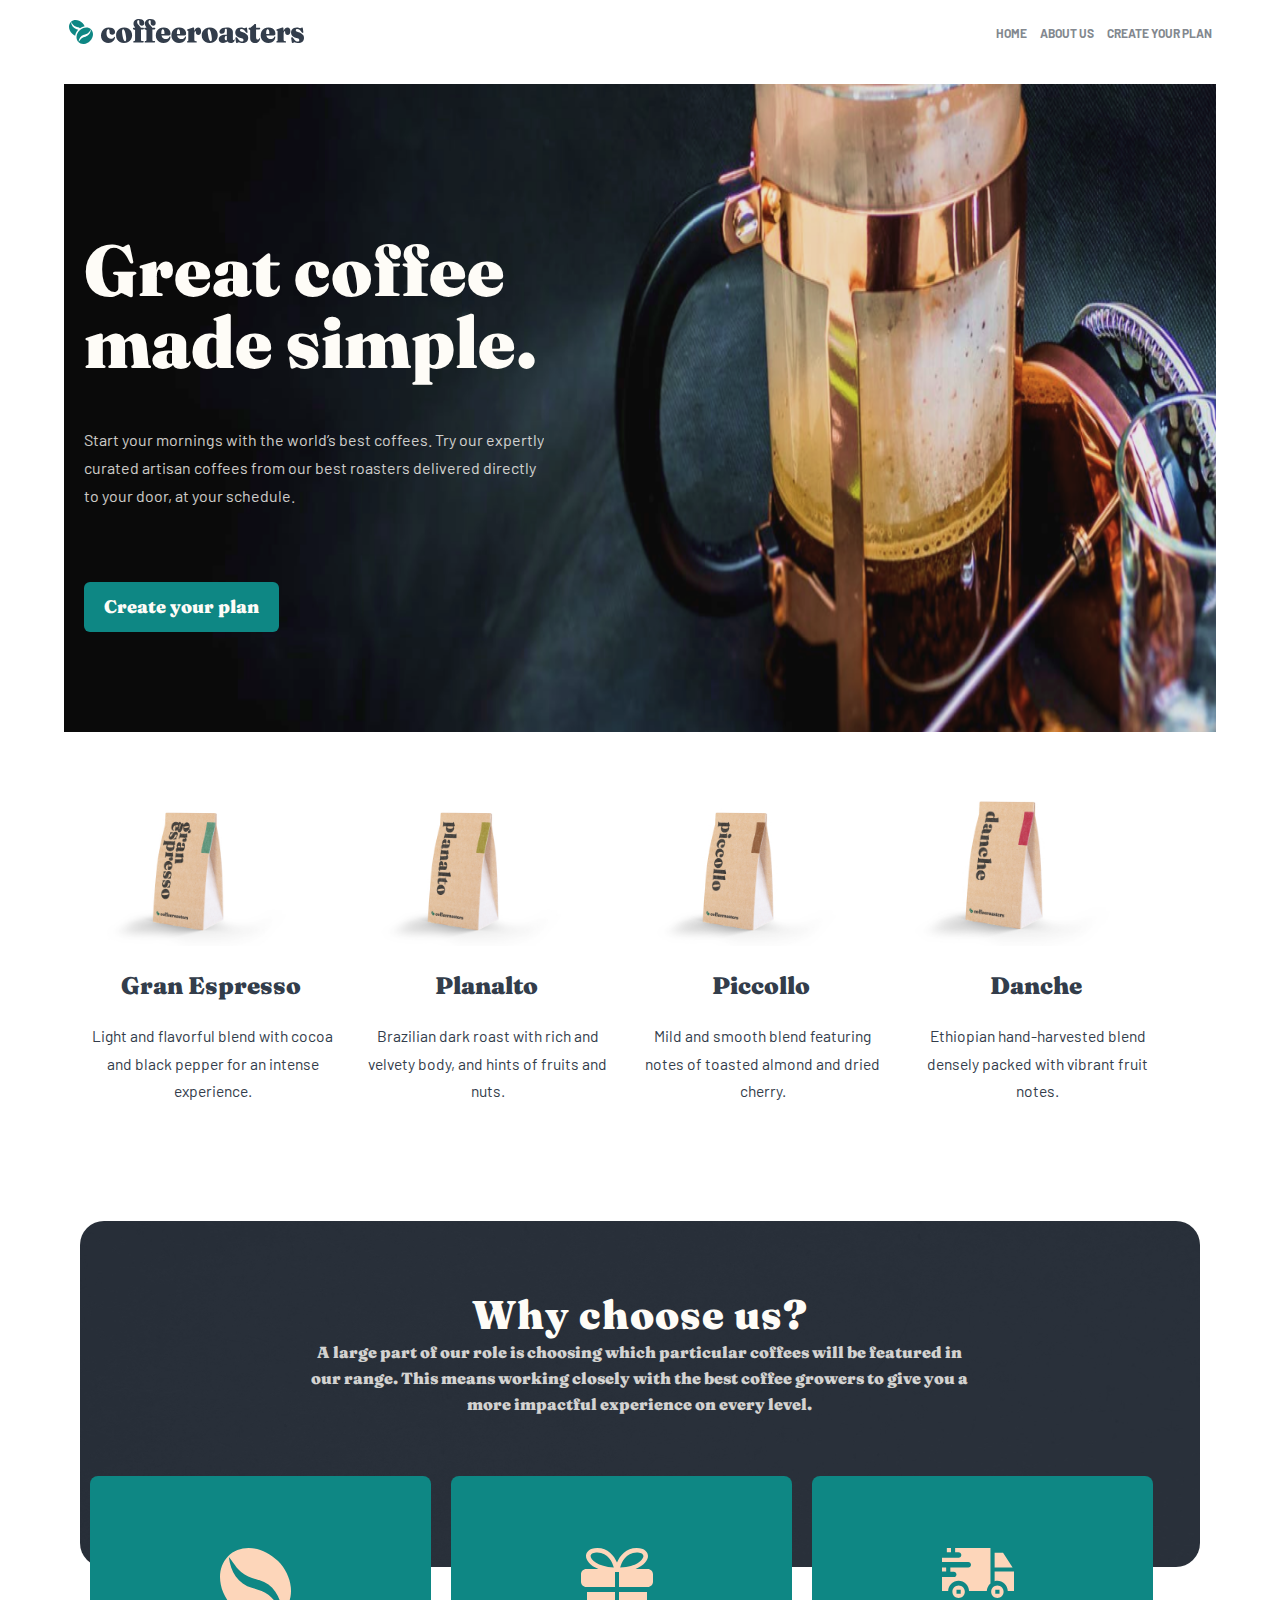
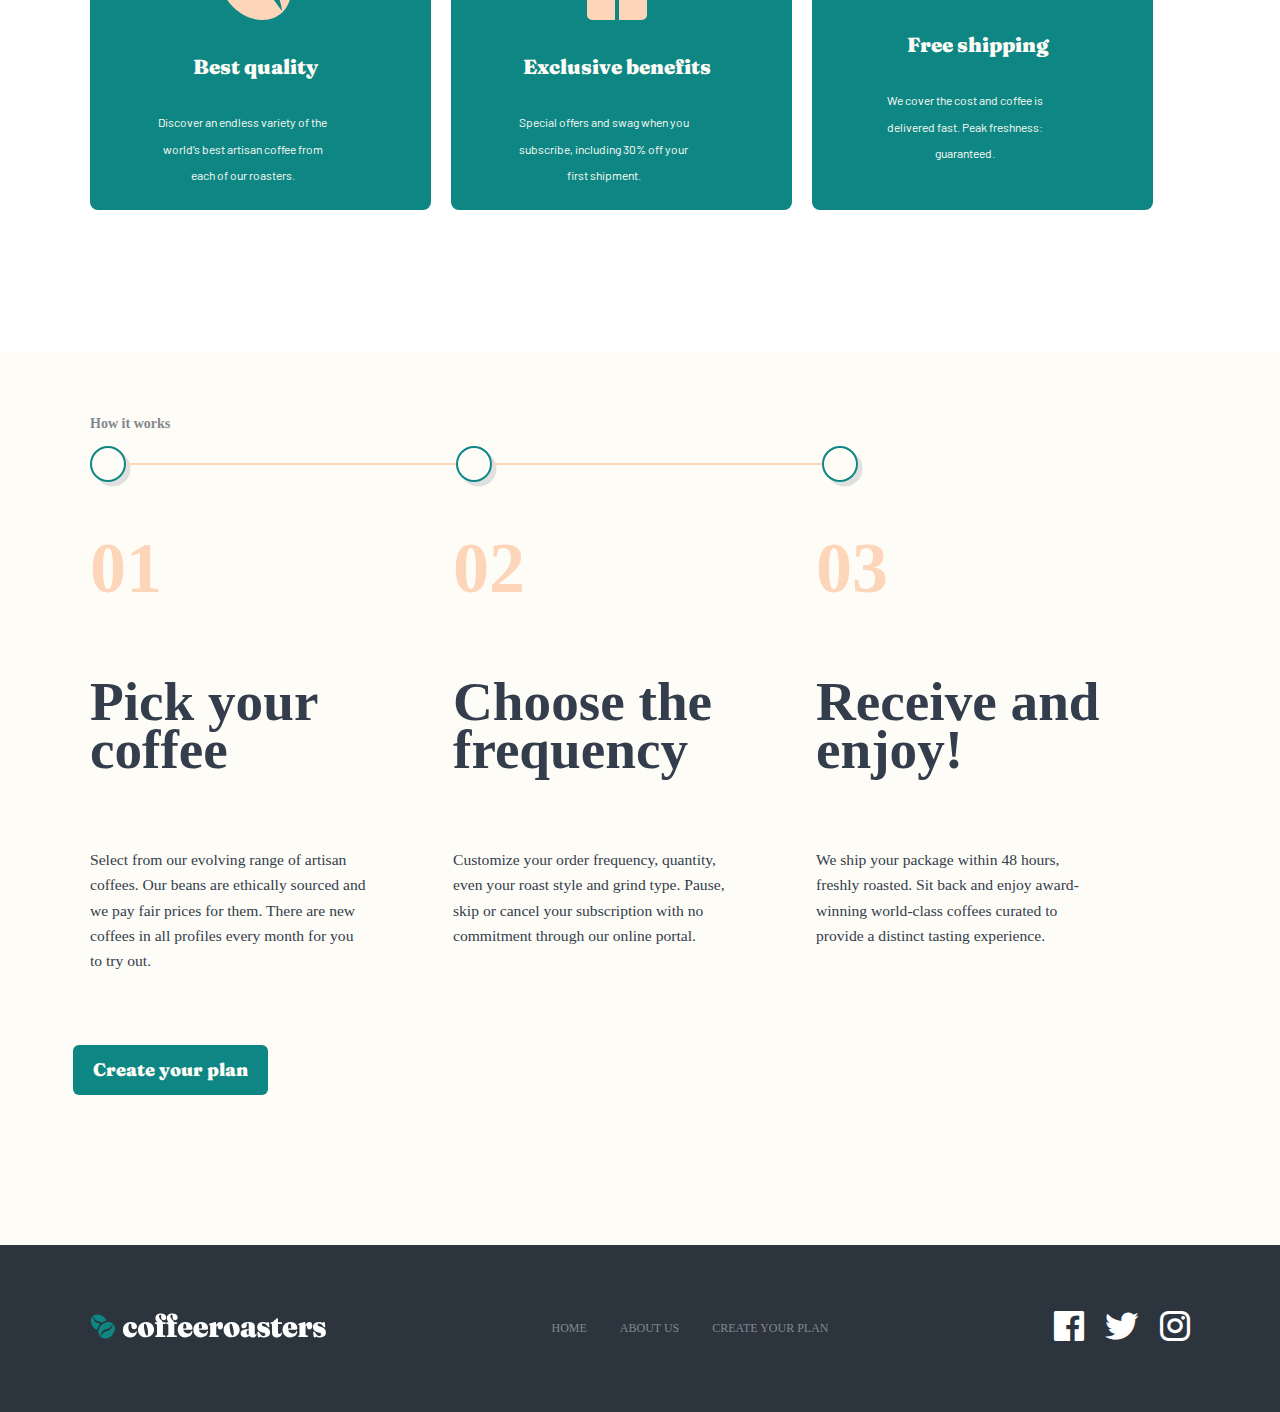
<file: index.html>
<!DOCTYPE html>
<html lang="en">
<head>
    <meta charset="UTF-8">
    <meta http-equiv="X-UA-Compatible" content="IE=edge">
    <meta name="viewport" content="width=device-width, initial-scale=1.0">
    <title>Document</title>
    <link rel="stylesheet" href="./css/main.css">
    <link rel="stylesheet" href="./css/responcive.css">
</head>
<body>
    <header id="mainheader" class="home-main">
        <div class="container">
            <div class="row">
                <a href="#"> <img src="./img/homeimg/Group 5 (1).svg" alt="group"> </a>
               <button  class="menu-toogle open" onclick="openMenu()"><img src="./img/menu.svg" alt=""> </button>
               <button class="menu-toogle close" onclick="closeMenu()"  > <img src="./img/close.svg" alt=""> </button>
        
                <nav id="mainnav" class="nav">
                    <a class="nav-link" href="./index.html">Home</a>
                    <a class="nav-link" href="./about.html"> About Us</a>
                    <a class="nav-link" href="./create.html">Create Your Plan</a>
                </nav>
            </div>
        </div>
    </header>

    <section class="intro" id="#home">
        <div class="container">
            <div class="intro-title">
                <div class="container-mini">
                    <h1>Great coffee made simple.</h1>
                    <p> Start your mornings with the world’s best coffees. Try our expertly curated artisan coffees from
                        our best roasters delivered directly to your door, at your schedule.</p>
                    <button type="button" class="btn">Create your plan</button>
                </div>
            </div>
        </div>
    </section>

    <section class="collection">
        <div class="container">
            <div class="collection-bg-img">
                <div class="container-mini">
                    <div class="row">
                        <div class="column4">
                            <img class="collection-img" src="./img/homeimg/kopi1 copy.jpg" alt="">
                            <div class="collection-text">
                                <h3>Gran Espresso</h3>
                                <p>Light and flavorful blend with cocoa and black pepper for an intense experience.</p>
                            </div>

                        </div>
                        <div class="column4">
                            <img class="collection-img" src="./img/homeimg/kopi22222.jpg" alt="">
                            <div class="collection-text">
                                <h3>Planalto</h3>
                                <p>Brazilian dark roast with rich and velvety body, and hints of fruits and nuts.</p>
                            </div>
                        </div>
                        <div class="column4">
                            <img class="collection-img" src="./img/homeimg/kopi3.jpg" alt="">
                            <div class="collection-text">
                                <h3>Piccollo</h3>
                                <p>Mild and smooth blend featuring notes of toasted almond and dried cherry.</p>
                            </div>
                        </div>

                        <div class="column4">
                            <img class="collection-img" src="./img/homeimg/kopi4.jpg" alt="">
                            <div class="collection-text">
                                <h3>Danche</h3>
                                <p>Ethiopian hand-harvested blend densely packed with vibrant fruit notes.</p>
                            </div>
                        </div>
                    </div>
                </div>
            </div>
        </div>
    </section>

    <article class="why">
        <div class="container">
            <div class="why-title">
                <h2>Why choose us?</h2>
                <p>A large part of our role is choosing which particular coffees will be featured in our range. This
                    means
                    working closely with the best coffee growers to give you a more impactful experience on every level.
                </p>
            </div>
        </div>
    </article>
    <div class="best-list">
        <div class="container-mini">
            <div class="row">

                <div class="column3">
                    <div class=" why-content">
                        <img src="./img/homeimg/Shape (5).svg" alt="">
                        <h4>Best quality</h4>
                        <p>Discover an endless variety of the world’s best artisan coffee from each of our roasters.
                        </p>
                    </div>
                </div>
                <div class="column3">
                    <div class=" why-content ">
                        <img src="./img/homeimg/Combined Shape (1).svg" alt="">
                        <h4>Exclusive benefits</h4>
                        <p>Special offers and swag when you subscribe, including 30% off your first shipment.</p>
                    </div>
                </div>
                <div class="column3">
                    <div class="why-content">
                        <img src="./img/homeimg/Combined Shape (2).svg" alt="">
                        <h4>Free shipping</h4>
                        <p>We cover the cost and coffee is delivered fast. Peak freshness: guaranteed.</p>
                    </div>
                </div>
            </div>
        </div>

    </div>
    <section class="how-work">
        <div class="container">
            <div class="container-mini">
                <span class="text-grey">
                    <h3>How it works</h3>
                </span>
                <div class="shape">
                    <div class="circle"></div>
                    <div class="line"> </div>
                    <div class="circle"></div>
                    <div class="line"> </div>
                    <div class="circle"></div>

                </div>

                <div class="row">
                    <div class="column-work">
                        <span class="number-work">01</span>
                        <h4>Pick your coffee</h4>
                        <p>Select from our evolving range of artisan coffees. Our beans are ethically sourced and we pay
                            fair prices for them. There are new coffees in all profiles every month for you to try out.
                        </p>

                    </div>
                    <div class="column-work">
                        <span class="number-work">02</span>
                        <h4>Choose the frequency</h4>
                        <p>Customize your order frequency, quantity, even your roast style and grind type. Pause, skip
                            or
                            cancel your subscription with no commitment through our online portal.</p>

                    </div>
                    <div class="column-work">
                        <span class="number-work">03</span>
                        <h4>Receive and enjoy!</h4>
                        <p>We ship your package within 48 hours, freshly roasted. Sit back and enjoy award-winning
                            world-class coffees curated to provide a distinct tasting experience.</p>
                    </div>

                </div>
                  </div> <button id="createModal" type="button" class="btn order-btn ">Create your plan</button>
            </div>


    </section>
    
        <div class="container">
          <footer class="footer"> 
            <div class="container-mini">
                <div class="row">
                    <a href="#"> <img src="./img/homeimg/Group 5.svg" alt="logo"> </a>

                    <div class="footer-links">
                        <a class="foot-link" href="./index-home.html">HOME</a>
                        <a class="foot-link" href="./about.html">ABOUT US</a>
                        <a class="foot-link" href="./create.html">CREATE YOUR PLAN</a>
                    </div>
                    <div class="footer-icons">
                        <a href="#" class="footer-link"> <i class="icon-facebook"></i> </a>
                        <a href="#" class="footer-link"> <i class="icon-twitter"></i> </a>
                        <a href="#" class="footer-link"> <i class="icon-instagram"></i> </a>
                    </div>

                </div>
            </div>
        </div>
    </footer>
    <script>
        // Get the modal
        var modall = document.getElementById("open");

        // Get the button that opens the modal
        var btn = document.getElementById("myBtn");

        // Get the <span> element that closes the modal
        var span = document.getElementsByClassName("close")[0];

        // When the user clicks the button, open the modal 
        btn.onclick = function () {
            modall.style.display = "block";
        }

        // When the user clicks on <span> (x), close the modal
        span.onclick = function () {
            modall.style.display = "none";
        }

        // When the user clicks anywhere outside of the modal, close it
        window.onclick = function (event) {
            if (event.target == modall) {
                modall.style.display = "none";
            }
        }
    </script>

<script>

    const menu = document.getElementById('mainnav');
    const header = document.getElementById('mainheader');

    function openMenu () {      
        menu.style.display = 'block';
        console.log('menu');
        header.classList = 'home-main on';
    }
  
    function closeMenu() {
        menu.style.display = 'none';
        console.log('close')
        header.classList = 'home-main';
    }
    

    const modal = document.getElementById('requestModal');

    function openModal() {
        modal.style.display = 'block';
    }

    function closeModal() {
        modal.style.display = 'none';
    }

</script>


    
</body>
</html>
</file>
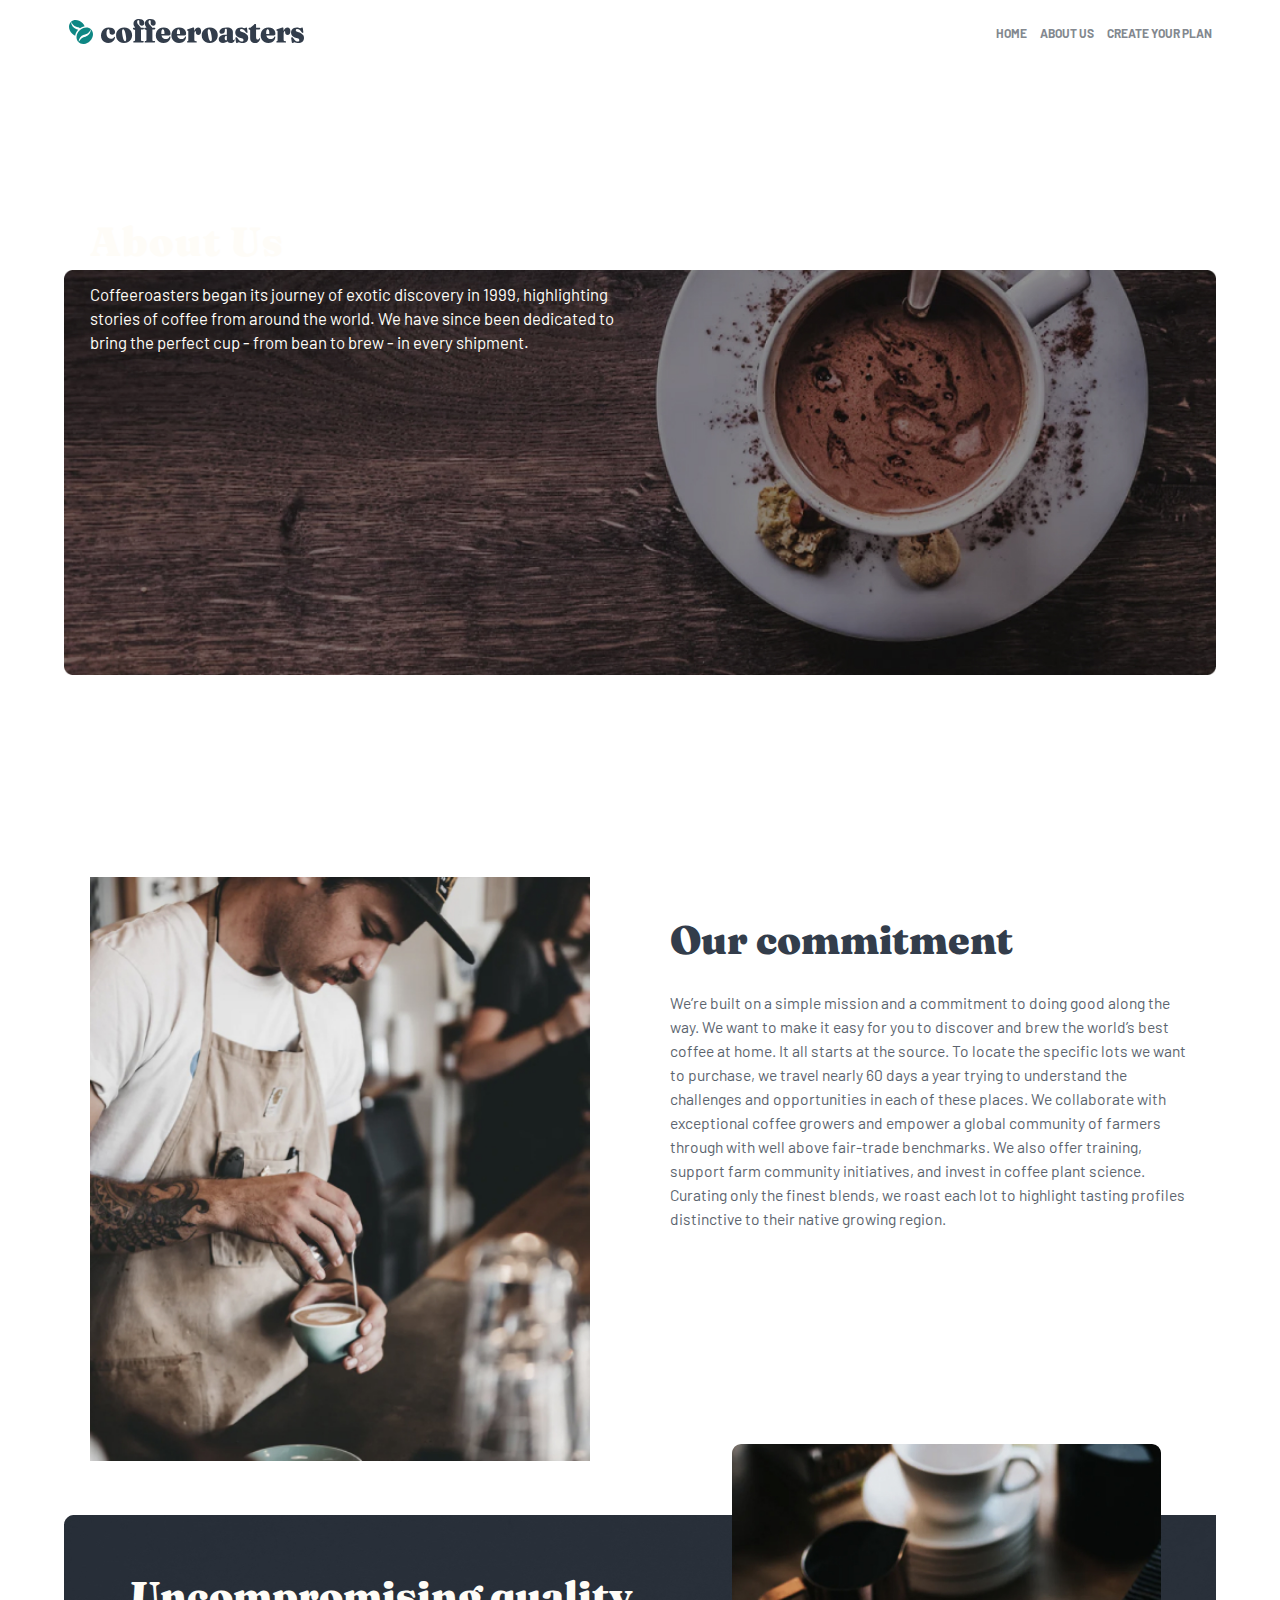
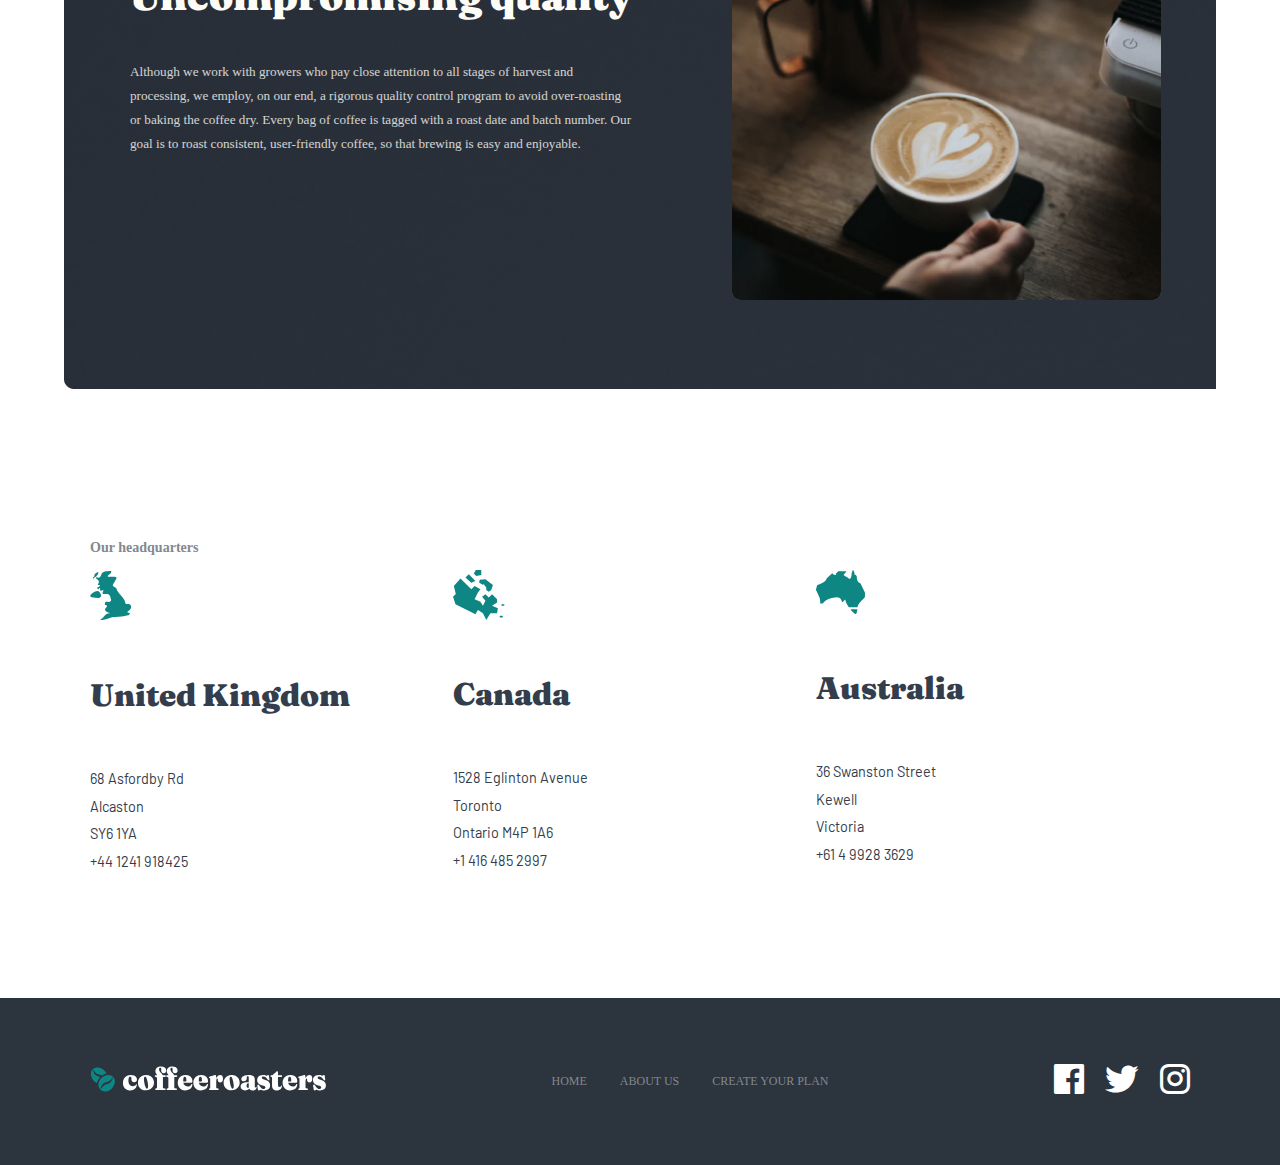
<file: about.html>
<!DOCTYPE html>
<html lang="en">
<head>
    <meta charset="UTF-8">
    <meta http-equiv="X-UA-Compatible" content="IE=edge">
    <meta name="viewport" content="width=device-width, initial-scale=1.0">
    <title>Document</title>
    <link rel="stylesheet" href="./css/main.css">
    <link rel="stylesheet" href="./css/responcive.css">
</head>
<body>
    <header id="mainheader" class="home-main">
        <div class="container">
            <div class="row">
                <a href="#"> <img src="./img/homeimg/Group 5 (1).svg" alt="group"> </a>
               <button  class="menu-toogle open" onclick="openMenu()"><img src="./img/menu.svg" alt=""> </button>
               <button class="menu-toogle close" onclick="closeMenu()"  > <img src="./img/close.svg" alt=""> </button>
        
                <nav id="mainnav" class="nav">
                    <a class="nav-link" href="./index.html">Home</a>
                    <a class="nav-link" href="./about.html"> About Us</a>
                    <a class="nav-link" href="./create.html">Create Your Plan</a>
                </nav>
            </div>
        </div>
    </header>
    <article class="about" id="#about">
        <div class="container">
            <div class="container-mini">
                <div class="about-title ">
                    <h2>About Us</h2>
                    <p>Coffeeroasters began its journey of exotic discovery in 1999, highlighting stories of coffee from
                        around the world. We have since been dedicated to bring the perfect cup - from bean to brew - in
                        every shipment.</p>
                </div>
            </div>
        </div>
    </article>


    <article class="commitment">
        <div class="container">
            <div class="container-mini">
                <div class="row">
                    <div class="commitment-img">
                        <img src="./img/aboutimg/second.jpg" alt="coffee">

                    </div>
                    <div class="commitment-text">
                        <h3>Our commitment</h3>
                        <p>We’re built on a simple mission and a commitment to doing good along the way. We want to make
                            it
                            easy for you to discover and brew the world’s best coffee at home. It all starts at the
                            source.
                            To locate the specific lots we want to purchase, we travel nearly 60 days a year trying to
                            understand the challenges and opportunities in each of these places. We collaborate with
                            exceptional coffee growers and empower a global community of farmers through with well above
                            fair-trade benchmarks. We also offer training, support farm community initiatives, and
                            invest in
                            coffee plant science. Curating only the finest blends, we roast each lot to highlight
                            tasting
                            profiles distinctive to their native growing region.</p>
                    </div>
                </div>
            </div>
        </div>

    </article>

    <article class="uncompromis">
        <div class="container">
            <div class="container-mini">
                <div class="row">
                    <div class="un-title">
                        <h3>Uncompromising quality</h3>
                        <p class="un-p">Although we work with growers who pay close attention to all stages of
                            harvest
                            and processing, we
                            employ, on our end, a rigorous quality control program to avoid over-roasting or baking the
                            coffee
                            dry. Every bag of coffee is tagged with a roast date and batch number. Our goal is to roast
                            consistent, user-friendly coffee, so that brewing is easy and enjoyable.</p>
                    </div>

                    <div class="uncompromis-img">
                        <img class="descrop-img" src="./img/aboutimg/third.jpg" alt="coffe">
                        <img class="responsive-img" src="./img/responsive/1110about.jpg" alt="coffee">
                    </div>

                </div>
            </div>
        </div>

    </article>
    <article class="country">
        <div class="container">
            <div class="container-mini">
                <span class="text-grey">
                    <h3>Our headquarters</h3>
                </span>
                <div class="row">
                    <div class="column-work">
                        <img src="./img/aboutimg/Combined Shape (1).svg" alt="unitedkingdom">
                        <div class="country-text">
                            <h5>United Kingdom</h5>
                            <ul class="address">
                                <li>68 Asfordby Rd</li>
                                <li>Alcaston</li>
                                <li>SY6 1YA</li>
                                <li>+44 1241 918425</li>
                            </ul>

                        </div>

                    </div>
                    <div class="column-work">
                        <img src="./img/aboutimg/Combined Shape (2).svg" alt="canada">
                        <div class="country-text">
                            <h5>Canada</h5>
                            <ul class="address">
                                <li>1528 Eglinton Avenue</li>
                                <li>Toronto</li>
                                <li>Ontario M4P 1A6</li>
                                <li>+1 416 485 2997</li>
                            </ul>
                        </div>

                    </div>
                    <div class="column-work">
                        <img src="./img/aboutimg/Combined Shape (3).svg" alt="australia">
                        <div class="country-text">
                            <h5>Australia</h5>
                            <ul class="address">
                                <li>36 Swanston Street</li>
                                <li>Kewell</li>
                                <li> Victoria</li>
                                <li>+61 4 9928 3629</li>
                            </ul>
                        </div>

                    </div>
                </div>
            </div>
        </div>

    </article>
   
        <div class="container">
             <footer class="footer">
            <div class="container-mini">
                <div class="row">
                    <a href="#"> <img src="./img/homeimg/Group 5.svg" alt="logo"> </a>

                    <div class="footer-links">
                        <a class="foot-link" href="./index.html">HOME</a>
                        <a class="foot-link" href="./about.html">ABOUT US</a>
                        <a class="foot-link" href="./create.html">CREATE YOUR PLAN</a>
                    </div>

                    <div class="footer-icons">
                        <a href="#" class="footer-link"> <i class="icon-facebook"></i> </a>
                        <a href="#" class="footer-link"> <i class="icon-twitter"></i> </a>
                        <a href="#" class="footer-link"> <i class="icon-instagram"></i> </a>
                    </div>


                </div>
            </div>
        </div>
    </footer>
    <script>
        // Get the modal
        var modal = document.getElementById("");

        // Get the button that opens the modal
        var btn = document.getElementById("myBtn");

        // Get the <span> element that closes the modal
        var span = document.getElementsByClassName("close")[0];

        // When the user clicks the button, open the modal 
        btn.onclick = function () {
            modal.style.display = "block";
        }

        // When the user clicks on <span> (x), close the modal
        span.onclick = function () {
            modal.style.display = "none";
        }

        // When the user clicks anywhere outside of the modal, close it
        window.onclick = function (event) {
            if (event.target == modal) {
                modal.style.display = "none";
            }
        }
    </script>

<script>

    const menu = document.getElementById('main-nav');
    const header = document.getElementById('header-main');

    function openMenu() {
        menu.style.display = 'block';
        header.classList = 'header-main on';
    }

    function closeMenu() {
        menu.style.display = 'none';
        header.classList = 'header-main';
    }

    const modal = document.getElementById('requestModal');

    function openModal() {
        modal.style.display = 'block';
    }

    function closeModal() {
        modal.style.display = 'none';
    }

</script>
</body>
</html>
</file>
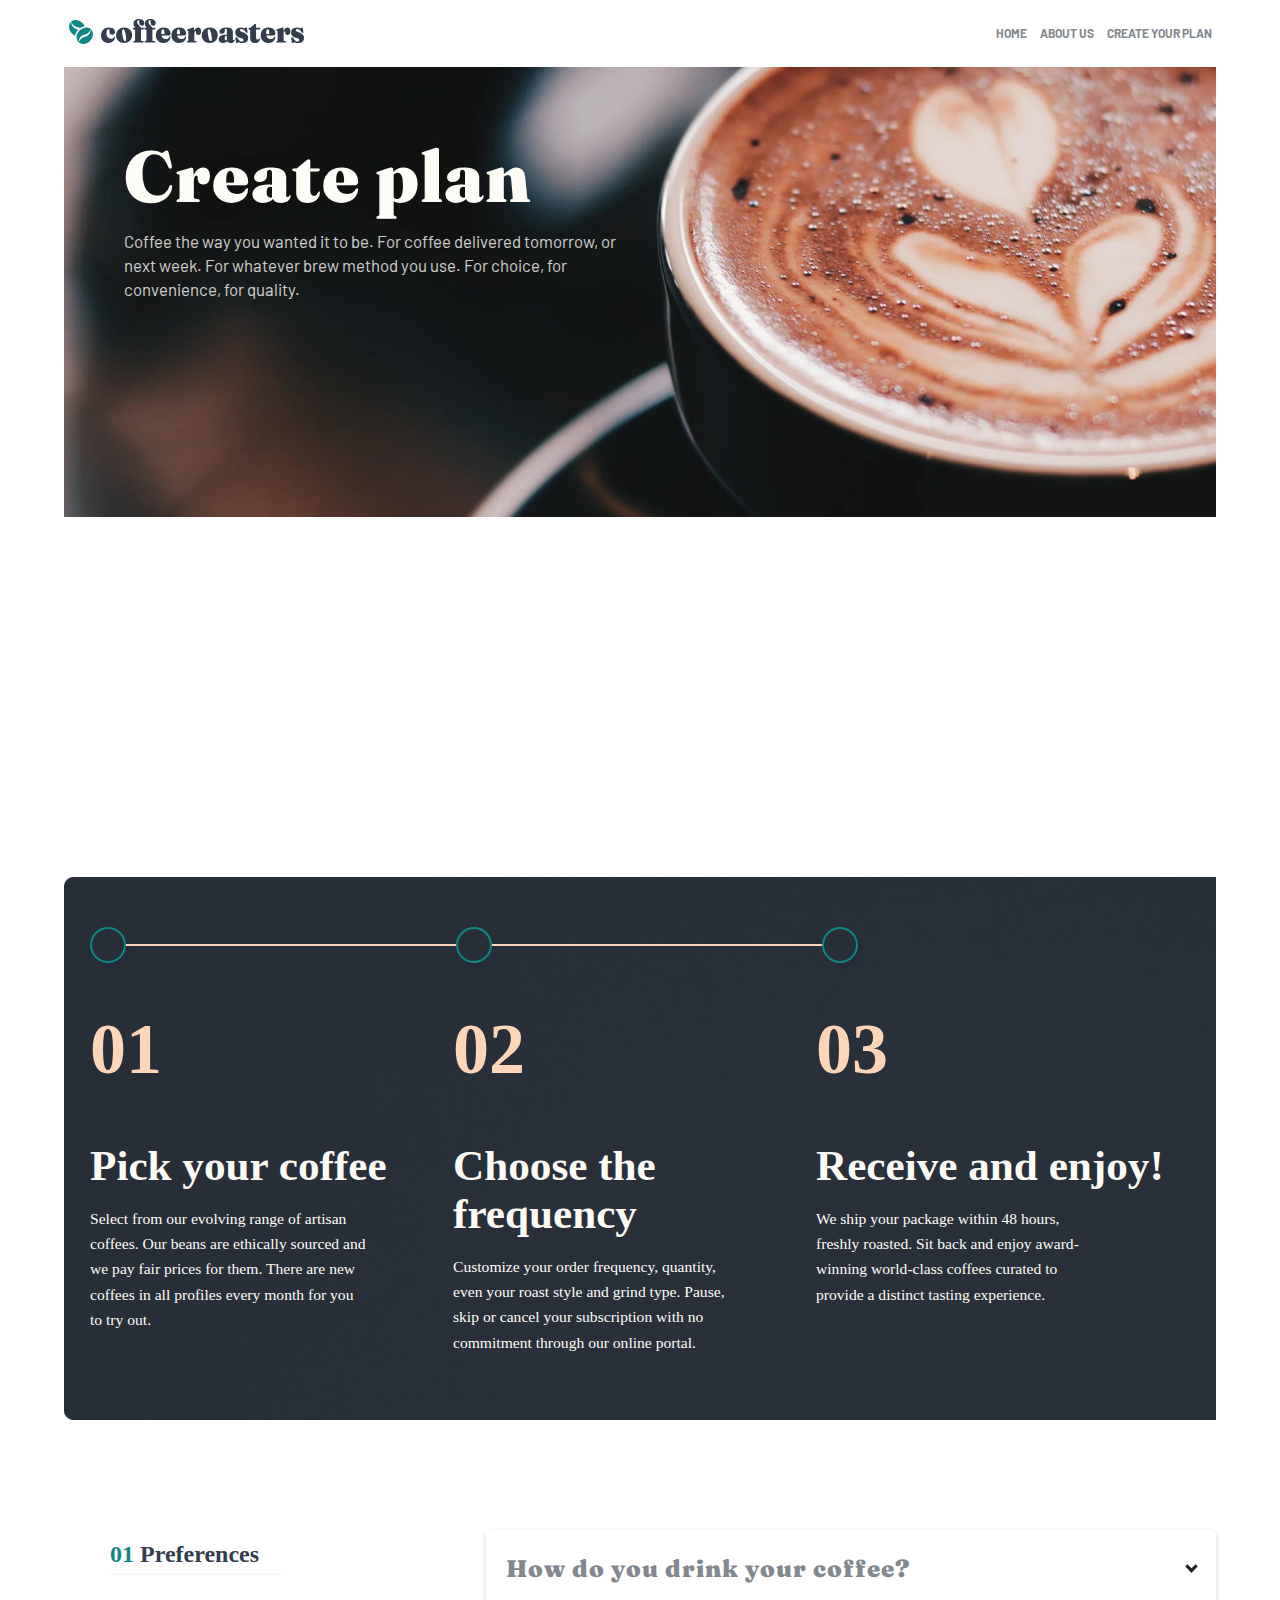
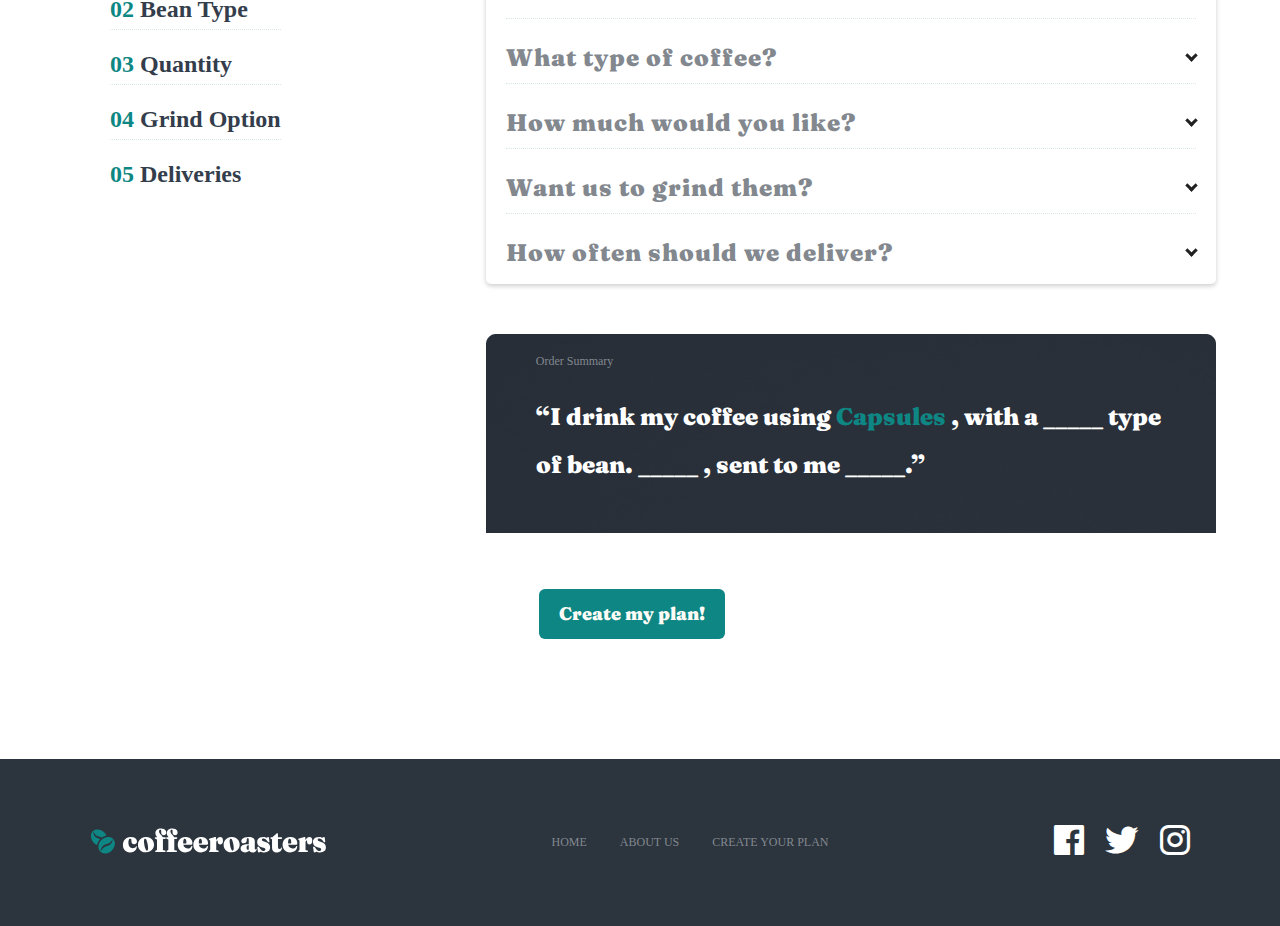
<file: create.html>
<!DOCTYPE html>
<html lang="en">
<head>
    <meta charset="UTF-8">
    <meta http-equiv="X-UA-Compatible" content="IE=edge">
    <meta name="viewport" content="width=device-width, initial-scale=1.0">
    <title>Document</title>
    <link rel="stylesheet" href="./css/main.css">
    <link rel="stylesheet" href="./css/responcive.css">
</head>
<body>
    <header id="mainheader" class="home-main">
        <div class="container">
            <div class="row">
                <a href="#"> <img src="./img/homeimg/Group 5 (1).svg" alt="group"> </a>
               <button  class="menu-toogle open" onclick="openMenu()"><img src="./img/menu.svg" alt=""> </button>
               <button class="menu-toogle close" onclick="closeMenu()"  > <img src="./img/close.svg" alt=""> </button>
        
                <nav id="mainnav" class="nav">
                    <a class="nav-link" href="./index.html">Home</a>
                    <a class="nav-link" href="./about.html"> About Us</a>
                    <a class="nav-link" href="./create.html">Create Your Plan</a>
                </nav>
            </div>
        </div>
    </header>
    <article class="plan">
        <div class="container">
            <div class="container-mini">
                <div class="about-title plan-title">
                    <h2>Create plan</h2>
                    <p>Coffee the way you wanted it to be. For coffee delivered tomorrow, or next week. For whatever
                        brew method you use. For choice, for convenience, for quality.</p>
                </div>
            </div>
        </div>

    </article>

    <section class="how-work how-work-helper ">

        <div class="container">

            <div class="container-mini">
                <div class="shape">
                    <div class="circle"></div>
                    <div class="line"> </div>
                    <div class="circle"></div>
                    <div class="line"> </div>
                    <div class="circle"></div>

                </div>

                <div class="row">
                    <div class="column-work column-work-helper ">
                        <span class="number-work  ">01</span>
                        <h4>Pick your coffee</h4>
                        <p>Select from our evolving range of artisan coffees. Our beans are ethically sourced and we pay
                            fair prices for them. There are new coffees in all profiles every month for you to try out.
                        </p>

                    </div>
                    <div class="column-work column-work-helper ">
                        <span class="number-work">02</span>
                        <h4>Choose the frequency</h4>
                        <p>Customize your order frequency, quantity, even your roast style and grind type. Pause, skip
                            or
                            cancel your subscription with no commitment through our online portal.</p>

                    </div>
                    <div class="column-work column-work-helper ">
                        <span class="number-work">03</span>
                        <h4>Receive and enjoy!</h4>
                        <p>We ship your package within 48 hours, freshly roasted. Sit back and enjoy award-winning
                            world-class coffees curated to provide a distinct tasting experience.</p>
                    </div>

                </div>

            </div>
        </div>

    </section>

    <section class="question-near">
        <div class="container">
            <div class="container-mini">
                <div class="row">
                    <div class="ques-column">
                        <ul class="accordion-link accordion-helper ">
                            <li class="link-li"> <span class="link-li-number">01</span> Preferences</li>
                            <li class="link-li"> <span class="link-li-number">02</span> Bean Type</li>
                            <li class="link-li"> <span class="link-li-number">03</span> Quantity </li>
                            <li class="link-li"> <span class="link-li-number">04</span> Grind Option</li>
                            <li class="link-li"> <span class="link-li-number">05</span> Deliveries</li>
                        </ul>
                    </div>
                    <div class="accordion-menu">
                        <ul class="accordion-link">
                            <li>
                                <input type="checkbox" checked>
                                <i class="arrow"></i>
                                <h2></i>How do you drink your coffee?</h2>
                                <p>
                                <div class="accardion-element">
                                    <div class="accardion-text" >
                                        <h5>Capsule</h5>
                                        <p>Compatible with Nespresso systems and similar brewers</p>
                                    </div>
                                    <div>
                                        <h5>Filter</h5>
                                        <p>For pour over or drip methods like Aeropress, Chemex, and V60</p>
                                    </div>
                                    <div>
                                        <h5>Espresso</h5>
                                        <p>Dense and finely ground beans for an intense, flavorful experience</p>
                                    </div>

                                </div>
                                </p>
                            </li>
                            <li>
                                <input type="checkbox" checked>
                                <i class="arrow"></i>
                                <h2>What type of coffee?</h2>
                                <div class="accardion-element">
                                    <div>
                                        <h5>Single Origin</h5>
                                        <p>Distinct, high quality coffee from a specific family-owned farm</p>
                                    </div>
                                    <div>
                                        <h5>Decaf</h5>
                                        <p>Just like regular coffee, except the caffeine has been removed</p>
                                    </div>
                                    <div>
                                        <h5>Blended</h5>
                                        <p>Combination of two or three dark roasted beans of organic coffees</p>
                                    </div>

                                </div>

                            </li>
                            <li>
                                <input type="checkbox" checked>
                                <i class="arrow"></i>
                                <h2>How much would you like?</h2>
                                <div class="accardion-element">
                                    <div>
                                        <h5>250g</h5>
                                        <p>Perfect for the solo drinker. Yields about 12 delicious cups.</p>
                                    </div>
                                    <div>
                                        <h5>500g</h5>
                                        <p>Perfect option for a couple. Yields about 40 delectable cups.</p>
                                    </div>
                                    <div>
                                        <h5>1000g</h5>
                                        <p>Perfect for offices and events. Yields about 90 delightful cups.</p>
                                    </div>

                                </div>

                            </li>
                            <li>
                                <input type="checkbox" checked>
                                <i class="arrow"></i>
                                <h2>Want us to grind them?</h2>
                                <div class="accardion-element">
                                    <div>
                                        <h5>Wholebean</h5>
                                        <p>Best choice if you cherish the full sensory experience</p>
                                    </div>
                                    <div>
                                        <h5>Filter</h5>
                                        <p>For drip or pour-over coffee methods such as V60 or Aeropress</p>
                                    </div>
                                    <div>
                                        <h5>Cafetiére</h5>
                                        <p>Course ground beans specially suited for french press coffee</p>
                                    </div>

                                </div>
                            </li>
                            <li>
                                <input type="checkbox" checked>
                                <i class="arrow"></i>
                                <h2> How often should we deliver?</h2>
                                <div class="accardion-element">
                                    <div>
                                        <h5>Every week</h5>
                                        <p>$7.20 per shipment. Includes free first-class shipping.</p>
                                    </div>
                                    <div>
                                        <h5>Every 2 weeks</h5>
                                        <p>$9.60 per shipment. Includes free priority shipping.</p>
                                    </div>
                                    <div>
                                        <h5>Every month</h5>
                                        <p>$12.00 per shipment. Includes free priority shipping.</p>
                                    </div>

                                </div>
                            </li>
                        </ul>
                        <div class="order">
                            <span class="text-grey">Order Summary</span>
                            <p>“I drink my coffee using <span class="link-li-number">Capsules</span> , with a _____ type
                                of bean. _____ , sent to me _____.”</p>
                        </div>
                      <!-- <button onclick="openModal()" id="myBtn" type="button" class="btn  order-btn">Create my
                            plan</button>  
                        <div class="myModal"></div>  -->

                         <!-- Trigger/Open The Modal -->
     <button type="button" class="btn  order-btn"  id="myBtn">Create my plan!</button>   

     <!-- The Modal -->
     <div id="myModal" class="modal">
 
         <!-- Modal content -->
         <div class="modal-content">
             <span class="close">&times;</span>
             <p>
             <h2>Order Summary</h2>
             <p>“I drink my coffee as <span class="modal-span">Filter</span> , with a <span class="modal-span"> Decaf
                 </span class="modal-span">type of bean. <span class="modal-span"> 250g </span class="modal-span">ground
                 ala <span class="modal-span">Cafetiére</span class="modal-span"> , sent to me <span
                     class="modal-span">Every
                     Week </span>.”</p>
             <span class="modal-text-span">Is this correct? You can proceed to checkout or go back to plan selection if
                 something is off.
                 Subscription discount codes can also be redeemed at the checkout. </span>
             <div class=" row modal-finished">
                 <span class="modal-dollor">$14.00/ mo</span> <button type="submit">Checkout</button></p>
             </div>
         </div>
 
     </div>
                    </div>
                </div>
            </div>
        </div>
    </section>
    
        <div class="container">
            <footer class="footer">
            <div class="container-mini">
                <div class="row">
                    <a href="#"> <img src="./img/homeimg/Group 5.svg" alt="logo"> </a>

                    <div class="footer-links">
                        <a class="foot-link" href="./index.html">HOME</a>
                        <a class="foot-link" href="./about.html">ABOUT US</a>
                        <a class="foot-link" href="./create.html">CREATE YOUR PLAN</a>
                    </div>
                    
                        <div class="footer-icons">
                            <a href="#" class="footer-link" > <i class="icon-facebook" ></i> </a>
                            <a href="#" class="footer-link" > <i class="icon-twitter" ></i> </a>
                            <a href="#" class="footer-link"> <i class="icon-instagram" ></i> </a>
                        </div>

                   

                </div>
            </div>
        </div>
    </footer>
    <script>

const menu = document.getElementById('mainnav');
    const header = document.getElementById('mainheader');

    function openMenu () {      
        menu.style.display = 'block';
        console.log('menu');
        header.classList = 'home-main on';
    }
  
    function closeMenu() {
        menu.style.display = 'none';
        console.log('close')
        header.classList = 'home-main';
    }
    

    
        
    </script>

</body>
</html>
</file>
<file: css/main.css>
@import url('https://fonts.googleapis.com/css2?family=Fraunces:wght@900&display=swap');

@import url('https://fonts.googleapis.com/css2?family=Barlow&family=Fraunces:wght@400;900&display=swap');

@import url(../acordion.css);

@import url(./fonts.css);
*{
    box-sizing: border-box;
}
body{
    margin: 0;
}
.row{
    display: flex;
}
.container{
    max-width: 1280px;
    margin: 0 auto;
}
a{
    text-decoration: none;
}
.container-mini{
    max-width: 1100px;
    margin: 0 auto;
}
:root {
  font-size: 12px;
}
/*==================================
  header
====================================*/

.home-main .row{ 
    display: flex;
    justify-content: space-between;
    align-items: center;
}
.home-main{
    padding: 18px 68px;
   
}
.nav{
    display: block;
    
}
.nav-link{   
  font-family: 'Barlow';
  font-weight: bold;
  font-size: 1rem;
  line-height: 1.2rem;
  text-transform: uppercase;
  color: #83888F;
  margin-left: 10px;
}
.menu-toogle{
    display: none;
}
.menu-close{
    display: none;
}
/*==============================
 home
================================*/
.intro{
    background-image: url(../img/homeimg/Bitmap\ \(3\).png);
    /*background-position: center;*/
    background-repeat: no-repeat;
    background-size: 100% 100vh;
    width: 90%;
    margin: 0 auto;
}
.intro-title{
   width: 40%; 
   margin: -31px 20px;
}
.intro h1{
    width: 500px;
    font-family: 'Fraunces';
    font-weight: 900;
    font-size: 6rem;
   line-height: 6rem;
   color: #FEFCF7;
   padding-top: 150px;
}
.intro p{
    font-family: 'Barlow';
    font-size: 1.33rem;
    line-height: 2.33rem;
    color: #FEFCF7;
    opacity: 0.8;
}
.btn{  
  font-family: 'Fraunces';
  font-weight: 900;
  font-size: 1.5rem;
  line-height: 2.5rem;
   text-align: center;
  color: #FEFCF7;
  background:  #0E8784;
  border-radius: 6px;
  margin-top: 56px;
  margin-bottom: 100px;
  border: none;
  padding: 10px 20px;
  
}
/*================================
   About
==================================*/
.collection .container {
   padding: 100px 0;
}

.collection-img{
    width: 200px;
    height: 145px;
}
.column4{
    width: 25%;

}
.collection-text{
    width: 88%;
}
.collection-text h3{
    font-family: 'Fraunces';
    font-weight: 900;
    font-size: 2rem;
    line-height: 2rem;
    text-align: center;
    color: #333D4B;
}
.collection-text p  {
    width: 245px;
    text-align: center;
    font-family: 'Barlow';
    font-size: 1.3rem;
    line-height: 2.3rem;
    text-align: center;
    color: #333D4B;
}
/*========================
   why
==========================*/
.why{
    display: flex;
    justify-content: center;
   
}
.why .container{
    max-width: 1120px;
    background-image: url(../img/homeimg/Bitmap\ \(10\).jpg);
    border-radius: 24px; 
}
.why-title{
    padding: 70px 30px 150px 30px;
    width: 100%;
    font-family: 'Fraunces';
    font-weight: 900;
    font-size: 3.3rem;
    line-height: 4rem;
    text-align: center;
    color: #FEFCF7;
}
.why-title p {
    width: 63%;
    margin: 0 auto;
    font-size: 16px;
    line-height: 26px;
    opacity: 0.8;
}
 .column3:nth-child(1){
  margin-right:20px ;
}
.column3:nth-child(2){
    margin-right:20px ;
  }
.column3{
    width: 31%;
    background-color: #0E8784;
    border-radius: 8px ;
}
.best-list .row{
    position: relative;
    top: -91px;;
    width: 100%;
}
.why-title h2{
    font-family: 'Fraunces';
    font-weight: 900;
    font-size: 40px;
    line-height: 48px;
    text-align: center;
    color: #FEFCF7;
}
.why-content {
    width: 90%;
    color:#FEFCF7;
    padding: 72px 35px 10px 60px;
    text-align: center;
}
.why-content h4{
    font-family: 'Fraunces'; 
    font-weight: 900;
    font-size: 1.7rem;
    line-height: 2.6rem;
    text-align: center;
    }

.why-content p  {
    width: 185px;
    text-align: center;
    font-family: 'Barlow';
    font-size: 1rem;
    line-height: 2.2rem;
    text-align: center;
}
/*=====================================
            how it works
======================================*/
.how-work{
    margin-top: 50px ;
    padding: 50px 20px;
    background: #FEFCF7;

}
.how-work .row{
    margin: 50px 0 0 0 ;
}
.text-grey {
    color: #83888F;
}
.shape{
    display: flex;
    flex-direction: row;
    align-items: center;
}
.circle {
  
    border: 0.1875em solid #0E8784;
    ;
    border-radius: 50%;
    box-shadow: 0.375em 0.375em 0 0 rgba(15, 28, 63, 0.125);
    height: 3em;
    width: 3em;
 }
 .line{
    border:1px solid #FDD6BA;
    width: 30%;
 }
.number-work{
    width: 90px;
    height: 72px;
    color: #FDD6BA;
    font-weight: 900;
    font-size: 6rem;
    line-height: 6rem;
}
.column-work h4 {
    color: #333D4B;
    font-weight: 900;
    font-size: 4.6rem;
    line-height: 4rem;
}
.column-work{
    width:33%;
}
.column-work p {
    width: 76%;    
    font-size: 1.3rem;
    line-height: 2.1rem;
    color: #333D4B;
}
/*=========================================
      Footer
===========================================*/
.footer  {
    background: #2C343E;
    padding: 66px;
}
.footer .row{
    justify-content: space-between;
    align-items: center;
}
.foot-link{
    color: #83888F;
    margin: 15px;
    
}
.foot-link:hover{
    color:#fff;
}
.footer-link:nth-child(1){
    margin-right: 13px;
}
.footer-link:nth-child(2){
    margin-right: 13px;
}
.footer-link{
    font-size: 30px;
}
/*=============================================================================================


==============================================================================================*/

/*

/*===================================
        about as
=====================================*/

.about  {
    background-image: url(../img/aboutimg/first.jpg);
    background-repeat: no-repeat;
    background-position: center;
    background-size: 100%;
    width: 90%;
    height: 90vh;
    margin: 0 auto;
}   
.responsive-img{
    display: none;
}
.about-title{
    color: #FEFCF7;
    width: 50%;
    padding-top: 150px;
    margin: 0 9px 7px 0;
}
.about-title h2{
    font-family: 'Fraunces';
    font-weight: 900;
    font-size: 3.4rem;
    line-height: 4rem;
}
.about-title p{
    font-family: 'Barlow';
    font-size: 1.4rem;
    line-height: 2rem;   
}
/*=============================
  our commitment
==============================*/
.commitment .row{
  flex-direction: row;
  
}
.commitment-img{
    width: 49%;
}
.commitment-img img{
    width: 100%;
}
.commitment-text{
    width: 51%;
    overflow: hidden;
    vertical-align: middle;
    margin-top: 10px;
    margin-left: 80px;
}
.commitment-text p{
    font-family: 'Barlow';
    font-size: 1.3rem;
    line-height: 2rem;
    color: #333D4B;
    opacity: 0.8;
}
.commitment-text h3{
    font-family: 'Fraunces';
    font-weight: 900;
    font-size: 3.3rem;
    line-height: 2.1rem;
    color: #333D4B;
}
/*===============================
       uncompromis
================================*/
.uncompromis{
    margin-top: 50px;
    width: 92%;
    /* Width:1280px;
    Height:562px; */
}
.uncompromis{
    background-image: url(../img/aboutimg/uncompromissing.jpg);
    background-repeat: no-repeat;
    position: relative;
    Width:90%;
    Height:474px;
    left: 5%;
    transform: -5%;
}
.uncompromis .row{
    flex-direction: row;
}
.uncompromis-img{
    width: 40%;
    position: absolute;
    left: 58%;
    top: -15%;
}
.descrop-img{
    width: 93%;
    height: 92%;
    border-radius: 9px;
}
.responsive-img{
    display: none;
}
.un-title{
    width: 57%;
    padding: 57px 0px 67px 40px;
}
.un-title h3{
    font-family: 'Fraunces';
    font-style: normal;
    font-weight: 900;
    font-size: 40px;
    line-height: 48px;
    color: #FEFCF7;
    margin-top: 0;
}
.un-p{
    opacity: 0.8;
    width: 505px;
    font-size: 1.1rem;
    line-height: 2rem;
    color: #FEFCF7 ;
}
/*==============================
 country
================================*/
.country{
    margin-top: 150px;
    width: 100%;
}
.country-text h5 {
    font-family: 'Fraunces';
    font-weight: 900;
    font-size: 2.6rem;
    line-height: 3rem;
    color: #333D4B;
}
.address{
    width: 52%;
    font-family: 'Barlow';
    font-size: 1.2rem;
    line-height: 2.3rem;
    color: #333D4B;
    list-style-type: none;
    padding: 0;
    margin-bottom: 122px;
}
/*====================================================================================================
 plan
======================================================================================================*/
.plan {
    background-image: url(../img/create/Bitmap\ \(9\).jpg);
    background-repeat: no-repeat;
    padding: 60px;
    margin-bottom: 30px;
    margin: 0 auto;
    width: 90%;
    height: 90vh;
}

.plan-title{
    padding-top: 13px;
    padding-bottom: 150px;
}
.plan-title h2{
    font-size: 72px;
    line-height: 72px;
}
.plan-title p {
    opacity: 0.8;
}
/*===========================
  how-work
============================*/
.how-work-helper{
    background-image: url(../img/homeimg/Bitmap\ \(10\).jpg);
    background-repeat: no-repeat;
    background-size: cover;
    width: 90%;
    margin: 0 auto;
}
.column-work-helper h4  {
    color: #FEFCF7;
    font-size: 3.6rem;
    margin-bottom: 0;

}
.column-work-helper p{
    color:  #FEFCF7;
}
/*=====================================
       question-near
======================================*/
.question-near{
    margin-top: 100px;
    width: 100%;
}
.accordion-helper{
    box-shadow: none;
    
}
.link-li{
    color: #333D4B;
    font-family: Fraunces 9pt;
    font-style: normal;
    font-weight: 900;
    font-size: 24px;
    line-height: 32px;
}
.link-li-number{
  color: #0E8784;
}
.question-near h2{
   font-family: 'Fraunces';
   font-weight: 900;
   font-size: 2rem;
   line-height: 3.5rem;
   color: #83888F;
}
.order{
    background-image: url(../finishaccor.jpg);
    background-repeat: no-repeat;
    width: 100%;
    padding: 20px 50px;
    margin-top: 50px;
}
.order p{
   color: #FFFFFF;
   font-family: 'Fraunces';
   font-weight: 900;
   font-size: 2rem;
   line-height: 4rem;
}
.link-li:hover{
    opacity: 0.5;
}
.order-btn{
    margin-left: 53px;
    transition: opacity 500ms ease;
}
/* The Modal (background) */
.modal {
    display: none; /* Hidden by default */
    position: fixed; /* Stay in place */
    z-index: 1; /* Sit on top */
    padding-top: 100px; /* Location of the box */
    left: 0;
    top: 0;
    width: 100%; /* Full width */
    height: 100%; /* Full height */
    overflow: auto; /* Enable scroll if needed */
   /* background-color: rgb(0,0,0); /* Fallback color */
   /* background-color: rgba(0,0,0,0.4); /* Black w/ opacity */
  } 
  
  /* Modal Content*/ 
  .modal-content  {
    background-color: #fff;
    margin: auto;
    padding: 20px 25px;
    border: 1px solid #888;
    width: 80%;
  }
  .modal-content h2{
      padding: 10px 5px;
      background-color: #222;
      color:#fff;
      font-family:'Fraunces';
     font-weight: 900;
     font-size: 40px;
     line-height: 48px;
  }
  .modal-content p{
    font-family: 'Fraunces';
    font-weight: 900;
    font-size: 24px;
    line-height: 40px;
    color: #83888F;
  }
  .modal-span{
      color:#0E8784;
  }
  .modal-text-span{
    font-family: 'Barlow';
    font-size: 16px;
    line-height: 26px;
    color: #333D4B;
    width: 70%;
  }
  .modal-dollor{
   font-family: 'Fraunces';
   font-weight: 900;
   font-size: 32px;
   line-height: 36px;
   color: #333D4B;
  }
  .modal-finished button {
   width: 21%;
   background-color: #66D2CF;
   color: #fff;
   font-size: 16px;
   font-weight: 900;
   padding: 10px 20px;
   border: none;
  }
  /* The Close Button */
  .close {
    color: #aaaaaa;
    float: right;
    font-size: 28px;
    font-weight: bold;
  }
  
  .close:hover,
  .close:focus {
    color: #000;
    text-decoration: none;
    cursor: pointer;
  }
</file>
<file: css/responcive.css>
@media(max-width:1110px) {
    .collection{
        margin: 0 200px;
    }
    .row{
        display: block;
    }
    .container{
        max-width: 930px;
    }
    .nav{
        display: block;
    }
    .column4{
        width: 59%;
        display: inherit;
    }
    .collection-text{
        width: 61%;
    }
    .collection .row{
        display: flex;
        flex-direction: row;
        flex-wrap: wrap;
    }
    .collection-text p {
        width: 301px;
    }
    .why-content p{
        width: 225px;
        margin: 0 142px;
    }
    .why-content  .row{
        flex-direction: column;
        flex-wrap: wrap;    
    }
    .column3{
        width: 75%;
    }
    .column3:nth-child(1) {
        margin-bottom: 20px;
    }
    .column3:nth-child(2) {
        margin-bottom: 20px;
    }
    .why-content p {
        width: 225px;
        margin: 0px 73px;
    }
    .why-content{
        padding: 24px 125px 25px 141px;
    }
    .why{
        width: 100%;
        height: 100vh;
    }
    .how-work {
        margin-top: 402px;
    }
    .how-work .row{
        display: flex;
        justify-content: space-between;
    }
    .footer .row {
        display: flex;
        flex-direction: column;
    }
    .footer img{
        order: 1;

    }
    .footer-links{
        margin: 28px 0;
    }
    .country .row{
        display: flex;
    }
    .commitment .row {
        display: flex;
    }
    .commitment{
        margin-bottom:200px ;
    }
    .uncompromis-img  {
          width: 76%;
          left: 12%;
          top: -38%;
        
    }
    .uncompromis .row {
        display: flex;
        flex-direction: column;
        flex-wrap: wrap;
    }
    .un-title{
        width: 72%;
        padding: 225px 0px 66px 122px;
    }
    .un-p{
        text-align: center;
    }
    .descrop-img {
        display: none;
    }
    .responsive-img{
        display: block;   
        width: 100%;
    }
 .question-near .row {
   display: flex;
   flex-direction: column-reverse;
}
.how-work-helper {
    margin-top: 0px; 
    
}
.ques-column{
    display: none;
}
}

@media(max-width:767px){
    .container{
        padding: 8px 8px;
    }
    .container-mini{
        max-width: 100%;
        margin: 0 auto;
    }
    .nav {
        display: none;
    }
    .home-main .menu-toogle.open  {
        display: block;
    }
    .home-main.on .menu-toogle.open{
        display: none;
    }
    .home-main.on .nav{
      background-color: #2D314D;
      
    }
    .home-main.on .menu-toogle.close{
        display: block;
    }
    .intro{
        background-position: center center;
        background-size: cover;
    }
    .intro h1{
        font-size: 4.5rem;
        line-height: 4rem;
        padding-top:50px ;
        width: 374px;   
    }
    .intro-title{
        width: 61%;
        margin: 0 auto;
        text-align: center;
    }
    .column4 {
        width: 95%;
        display: flex;
        flex-direction: column;
    }
    .collection-img {
        margin: 0 auto;
    }
    .collection-text {
        width: 91%;
    }
    .collection-text p {
        width: 357px;
    }
    .why .container{
        background-position: center center;
        background-size: cover;
        height: 232%;
    }
    .why-content p {
        width: 169px;
        margin: 0px auto;
    }
    .why-content {
        padding: 24px 59px 25px 21px;
    }
    .column3 {
        width: 57%;
    }
    .best-list .row {
        position: relative;
        top: -94px;
        width: 68%;
        margin: 0 auto ;
    }
    .how-work {
        margin-top: 0px;
    }
    .how-work .row{
        display: flex;
        flex-direction: column;
    }
    .shape {
        display: none;
    }
   
    .column-work {
        width: 54%;
        margin: 0 auto;
    }
    .about{
        background-position: center center;
        background-size: cover;
    }
    .about-title{
        font-size: 1.4rem;
        line-height: 3rem;
        width: 80%;
    }
    .commitment .row {
        display: flex;
        flex-direction: column;
    }

        .commitment-img {
            width: 100%;
        }
        .commitment-text p{
            width: 100%;
        }
        .uncompromis {
            margin-top: 244px;
            padding: 0 30px;
            top: -29%;
        }
        .uncompromis-img {
            width: 70%;
            top: -29%;
        }
            
         .un-title {
          width: 72%;
           padding: 116px 0px 66px 100px;
            }
      .un-p{
          width: 402px;
          font-size: 1.5rem;
            }
     .country{
       margin: 0;
            }
      .country .row {      
       display: flex;
            flex-direction: column;
    }
      .plan-title h2 {
          font-size: 66px;}

    .column-work-helper h4 {
          margin-top: 0;}
          .column-work-helper{
            width: 90%;
            margin: 0 auto ;
            text-align: center;
          }
          .how-work-helper{
              padding: 10PX;
          }
          .column-work-helper p{
            width: 90%;
            text-align: center;
            font-size: 1.9rem;
            line-height: 3.1rem;  
          }
          .order-btn{
            margin: 0 85px;
          }
          .main-nav {
            display: none;
            position: absolute;
            top: 100%;
            left: 24px;
            right: 24px;
            margin-top: 24px;
            padding: 15px;
            text-align: center;
            background-color: #fff;
            border-radius: 4px;
            z-index: 1;
        }
        .main-header.on:after {
            content: '';
            position: absolute;
            left: 0;
            right: 0;
            top: 100%;
            height: 600px;
            background: linear-gradient(180deg, #2D314D 0%, rgba(45, 49, 77, 0.0001) 100%);
        }
        .main-header .menu-toggle.open {
            display: block;
        }
        .main-header .menu-toggle.close {
            display: none;
        }
        .main-header.on .menu-toggle.open {
            display: none;
        }
        .main-header.on .menu-toggle.close {
            display: block;
        }
        .main-nav-link {
            display: block;
            font-size: 18px;
            padding: 15px 0;
        }
        .main-nav-link:after {
            bottom: 0;
            width: 50px;
            left: 50%;
            margin-left: -25px;
        }
        .menu-toggle {
            display: block;
            border: none;
            background: transparent;
        }
}
</file>
